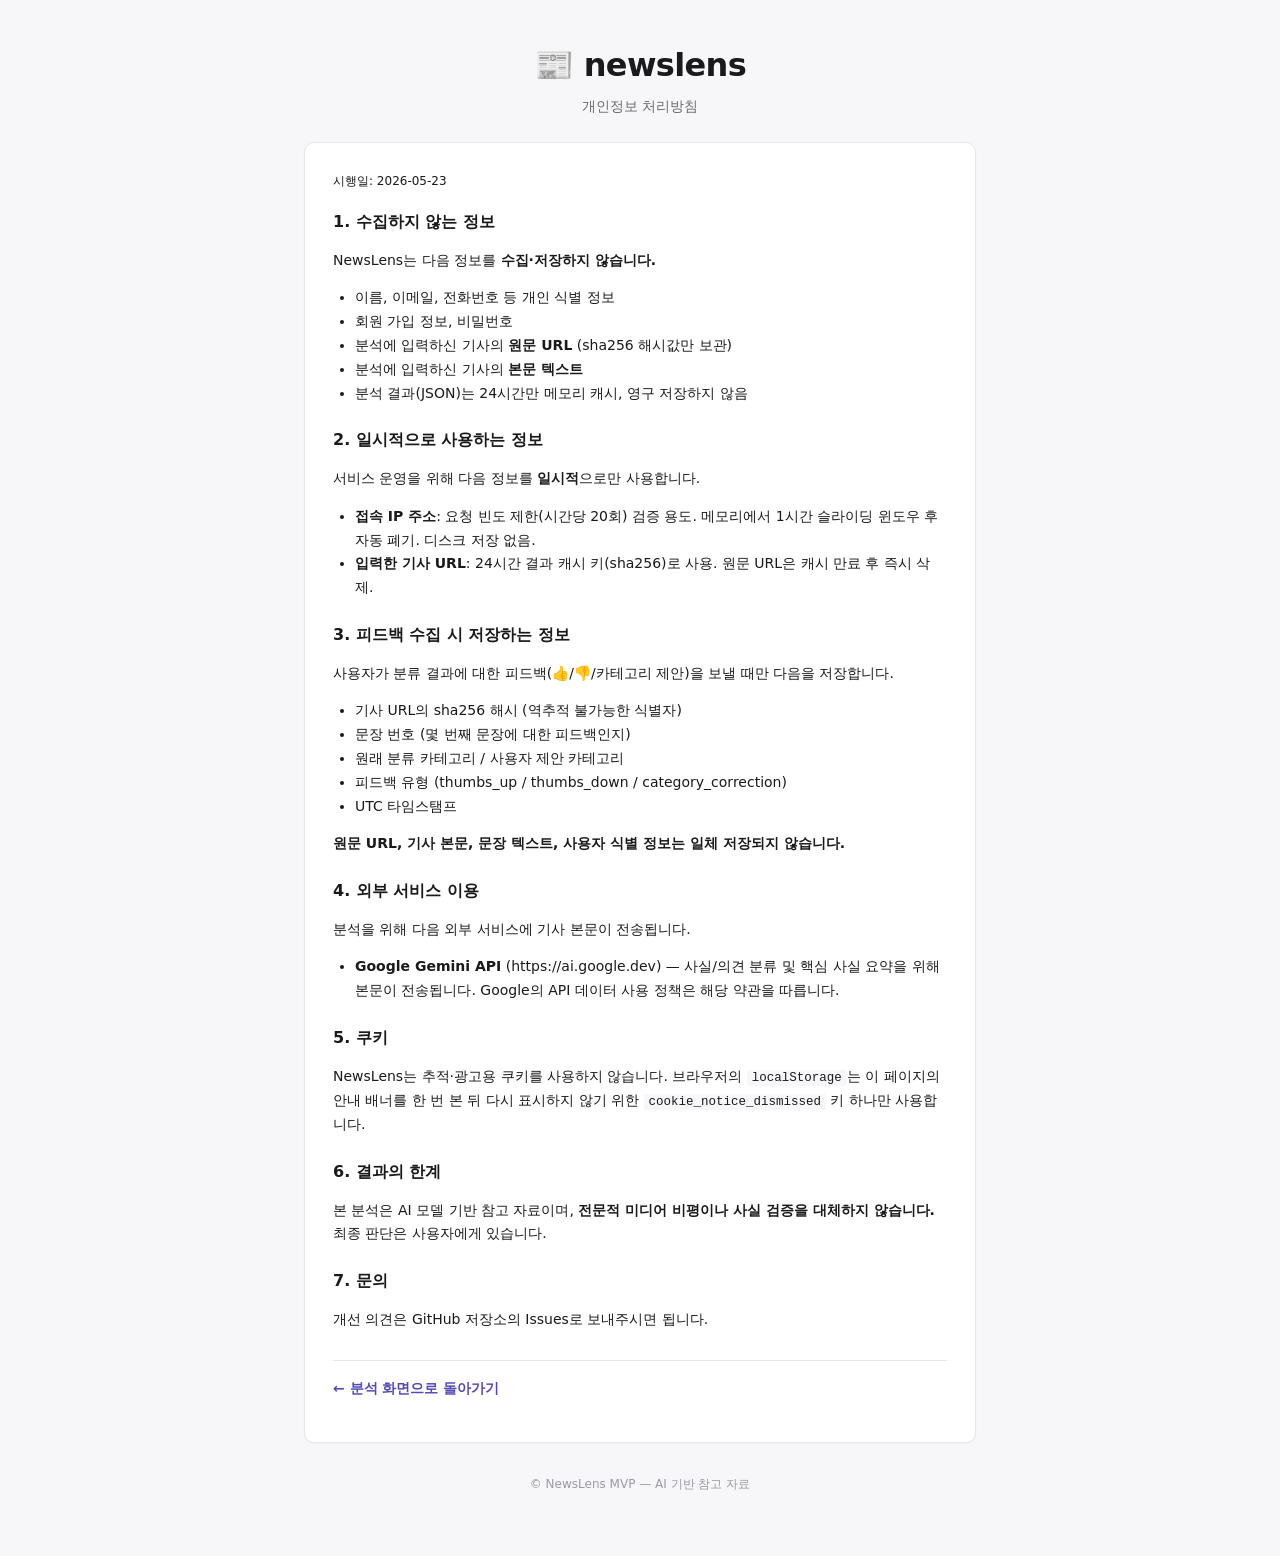
<file: frontend/privacy.html>
<!DOCTYPE html>
<html lang="ko">
<head>
  <meta charset="UTF-8" />
  <meta name="viewport" content="width=device-width, initial-scale=1.0" />
  <title>newslens — 개인정보 처리방침</title>
  <link rel="stylesheet" href="./style.css" />
</head>
<body>
  <main class="container">
    <header class="site-header">
      <h1 class="logo"><a href="./index.html" style="text-decoration:none;color:inherit">📰 newslens</a></h1>
      <p class="tagline">개인정보 처리방침</p>
    </header>

    <article class="card legal-page">
      <p class="legal-effective">시행일: 2026-05-23</p>

      <h2>1. 수집하지 않는 정보</h2>
      <p>NewsLens는 다음 정보를 <strong>수집·저장하지 않습니다.</strong></p>
      <ul>
        <li>이름, 이메일, 전화번호 등 개인 식별 정보</li>
        <li>회원 가입 정보, 비밀번호</li>
        <li>분석에 입력하신 기사의 <strong>원문 URL</strong> (sha256 해시값만 보관)</li>
        <li>분석에 입력하신 기사의 <strong>본문 텍스트</strong></li>
        <li>분석 결과(JSON)는 24시간만 메모리 캐시, 영구 저장하지 않음</li>
      </ul>

      <h2>2. 일시적으로 사용하는 정보</h2>
      <p>서비스 운영을 위해 다음 정보를 <strong>일시적</strong>으로만 사용합니다.</p>
      <ul>
        <li><strong>접속 IP 주소</strong>: 요청 빈도 제한(시간당 20회) 검증 용도. 메모리에서 1시간 슬라이딩 윈도우 후 자동 폐기. 디스크 저장 없음.</li>
        <li><strong>입력한 기사 URL</strong>: 24시간 결과 캐시 키(sha256)로 사용. 원문 URL은 캐시 만료 후 즉시 삭제.</li>
      </ul>

      <h2>3. 피드백 수집 시 저장하는 정보</h2>
      <p>사용자가 분류 결과에 대한 피드백(👍/👎/카테고리 제안)을 보낼 때만 다음을 저장합니다.</p>
      <ul>
        <li>기사 URL의 sha256 해시 (역추적 불가능한 식별자)</li>
        <li>문장 번호 (몇 번째 문장에 대한 피드백인지)</li>
        <li>원래 분류 카테고리 / 사용자 제안 카테고리</li>
        <li>피드백 유형 (thumbs_up / thumbs_down / category_correction)</li>
        <li>UTC 타임스탬프</li>
      </ul>
      <p><strong>원문 URL, 기사 본문, 문장 텍스트, 사용자 식별 정보는 일체 저장되지 않습니다.</strong></p>

      <h2>4. 외부 서비스 이용</h2>
      <p>분석을 위해 다음 외부 서비스에 기사 본문이 전송됩니다.</p>
      <ul>
        <li><strong>Google Gemini API</strong> (https://ai.google.dev) — 사실/의견 분류 및 핵심 사실 요약을 위해 본문이 전송됩니다. Google의 API 데이터 사용 정책은 해당 약관을 따릅니다.</li>
      </ul>

      <h2>5. 쿠키</h2>
      <p>NewsLens는 추적·광고용 쿠키를 사용하지 않습니다. 브라우저의 <code>localStorage</code>는 이 페이지의 안내 배너를 한 번 본 뒤 다시 표시하지 않기 위한 <code>cookie_notice_dismissed</code> 키 하나만 사용합니다.</p>

      <h2>6. 결과의 한계</h2>
      <p>본 분석은 AI 모델 기반 참고 자료이며, <strong>전문적 미디어 비평이나 사실 검증을 대체하지 않습니다.</strong> 최종 판단은 사용자에게 있습니다.</p>

      <h2>7. 문의</h2>
      <p>개선 의견은 GitHub 저장소의 Issues로 보내주시면 됩니다.</p>

      <p class="legal-back"><a href="./index.html">← 분석 화면으로 돌아가기</a></p>
    </article>

    <footer class="site-footer">
      <p class="disclaimer">© NewsLens MVP — AI 기반 참고 자료</p>
    </footer>
  </main>
</body>
</html>
</file>
<file: frontend/style.css>
/* newslens — Day 6 모바일 퍼스트 / 보라 액센트 중립 컬러 */

:root {
  --color-bg: #f7f7f9;
  --color-surface: #ffffff;
  --color-text: #1a1a1a;
  --color-muted: #6b6b6b;
  --color-subtle: #9a9aa3;
  --color-border: #e6e6ea;
  --color-border-strong: #d4d4dc;

  --color-accent: #534ab7;
  --color-accent-hover: #443c9e;
  --color-accent-soft: #f0eef9;

  --color-fact: #2563eb;     /* blue */
  --color-claim: #0891b2;    /* cyan */
  --color-opinion: #ea580c;  /* orange */
  --color-framing: #1f2937;  /* near-black */

  --color-error: #c43030;
  --color-error-bg: #fdecec;
  --color-success: #15803d;

  --radius: 10px;
  --radius-sm: 6px;
  --shadow-sm: 0 1px 2px rgba(15, 15, 30, 0.04);
  --shadow-md: 0 4px 16px rgba(15, 15, 30, 0.06);

  --touch-min: 44px;
}

* {
  box-sizing: border-box;
}

html, body {
  margin: 0;
  padding: 0;
  font-family: -apple-system, BlinkMacSystemFont, "Segoe UI", "Apple SD Gothic Neo",
    "Malgun Gothic", "Noto Sans KR", system-ui, sans-serif;
  color: var(--color-text);
  background: var(--color-bg);
  font-size: 16px;
  line-height: 1.6;
  -webkit-font-smoothing: antialiased;
}

/* =========================================================================
   Layout
   ========================================================================= */
.container {
  max-width: 720px;
  margin: 0 auto;
  padding: 24px 16px 64px;
}

.site-header {
  text-align: center;
  margin-bottom: 24px;
}

.logo {
  margin: 0 0 4px;
  font-size: 28px;
  font-weight: 700;
  letter-spacing: -0.02em;
}

.tagline {
  margin: 0;
  color: var(--color-muted);
  font-size: 14px;
}

.card {
  background: var(--color-surface);
  border: 1px solid var(--color-border);
  border-radius: var(--radius);
  padding: 20px;
  box-shadow: var(--shadow-sm);
  margin-bottom: 16px;
}

.card-heading {
  margin: 0 0 14px;
  font-size: 17px;
  font-weight: 600;
}

.hidden {
  display: none !important;
}

/* =========================================================================
   Landing page (frontend/index.html) — 에디토리얼 톤. 분석 페이지와 분리.
   namespace: .landing-*
   ========================================================================= */
.landing-body {
  font-family: "Pretendard", -apple-system, BlinkMacSystemFont, "Segoe UI",
    "Apple SD Gothic Neo", "Malgun Gothic", "Noto Sans KR", system-ui, sans-serif;
  color: #1a1a1a;
  background-color: #fafaf7;
  /* 미묘한 종이 질감 — SVG noise를 base64로 인라인 (외부 요청 X) */
  background-image:
    url("data:image/svg+xml;utf8,%3Csvg xmlns='http://www.w3.org/2000/svg' width='240' height='240'%3E%3Cfilter id='n'%3E%3CfeTurbulence type='fractalNoise' baseFrequency='0.85' numOctaves='2' stitchTiles='stitch'/%3E%3CfeColorMatrix values='0 0 0 0 0 0 0 0 0 0 0 0 0 0 0 0 0 0 0.06 0'/%3E%3C/filter%3E%3Crect width='100%25' height='100%25' filter='url(%23n)'/%3E%3C/svg%3E");
  font-size: 17px;
  line-height: 1.7;
  letter-spacing: -0.005em;
  -webkit-font-smoothing: antialiased;
  -moz-osx-font-smoothing: grayscale;
  margin: 0;
  padding: 0;
  position: relative;
  min-height: 100vh;
}

/* 우상단 옅은 색감 wash — accent 컬러 6%, 자연스러운 fade */
.landing-body::before {
  content: "";
  position: fixed;
  top: -200px;
  right: -200px;
  width: 720px;
  height: 720px;
  background: radial-gradient(circle at center, rgba(83,74,183,0.10) 0%, rgba(83,74,183,0.04) 35%, transparent 70%);
  pointer-events: none;
  z-index: 0;
}
/* 좌하단도 매우 옅은 wash — 균형용. 따뜻한 톤 */
.landing-body::after {
  content: "";
  position: fixed;
  bottom: -300px;
  left: -200px;
  width: 600px;
  height: 600px;
  background: radial-gradient(circle at center, rgba(217,119,6,0.06) 0%, transparent 65%);
  pointer-events: none;
  z-index: 0;
}
/* nav / main / footer가 wash 위에 오도록 */
.landing-nav,
.landing-main,
.landing-footer {
  position: relative;
  z-index: 1;
}

/* Top nav */
.landing-nav {
  max-width: 720px;
  margin: 0 auto;
  padding: 22px 24px;
  display: flex;
  justify-content: space-between;
  align-items: center;
}
.landing-brand {
  font-size: 16px;
  font-weight: 600;
  text-decoration: none;
  color: #0d0d0d;
  letter-spacing: -0.015em;
}
.landing-brand:hover { color: var(--color-accent); }
.landing-nav-right { display: flex; align-items: center; gap: 16px; }
.landing-nav-cta {
  font-size: 14px;
  color: #0d0d0d;
  text-decoration: none;
  padding: 7px 16px;
  border: 1px solid #d8d8df;
  border-radius: 999px;
  transition: border-color 0.15s, background 0.15s, color 0.15s;
}
.landing-nav-cta:hover {
  border-color: #0d0d0d;
  background: #0d0d0d;
  color: #fff;
}

/* Main column */
.landing-main {
  max-width: 680px;
  margin: 0 auto;
  padding: 0 24px 80px;
}

/* Hero — 좌측 정렬, 큰 타이포 */
.landing-hero {
  padding: 72px 0 56px;
}
.landing-eyebrow {
  margin: 0 0 20px;
  font-size: 12.5px;
  font-weight: 600;
  color: var(--color-muted);
  letter-spacing: 0.08em;
  text-transform: uppercase;
}
.landing-headline {
  margin: 0 0 26px;
  font-size: 42px;
  font-weight: 700;
  line-height: 1.22;
  letter-spacing: -0.03em;
  color: #0a0a0a;
}
/* 핵심 단어 highlighter — 차분한 보라 (기본) */
.landing-hl,
.landing-hl-fact,
.landing-hl-opinion {
  position: relative;
  display: inline-block;
  white-space: nowrap;
}
.landing-hl::after,
.landing-hl-fact::after,
.landing-hl-opinion::after {
  content: "";
  position: absolute;
  left: -2px;
  right: -2px;
  bottom: 0.06em;
  height: 0.32em;
  z-index: -1;
  border-radius: 2px;
}
.landing-hl::after { background: rgba(83,74,183,0.18); }
/* 카피와 제품 컬러를 일치 — "사실"은 파랑, "의견"은 오렌지. 분석 결과 화면 컬러와 동일. */
.landing-hl-fact    { color: #1e40af; }
.landing-hl-fact::after    { background: rgba(37,99,235,0.20); }
.landing-hl-opinion { color: #9a3412; }
.landing-hl-opinion::after { background: rgba(234,88,12,0.22); }
.landing-lede {
  margin: 0 0 36px;
  font-size: 18px;
  line-height: 1.65;
  color: #3d3d3d;
  max-width: 560px;
}
.landing-cta-row {
  margin: 0;
  display: flex;
  align-items: center;
  gap: 24px;
  flex-wrap: wrap;
}
.landing-cta-row-center {
  justify-content: center;
}
.landing-cta-primary {
  display: inline-block;
  padding: 12px 22px;
  background: #0d0d0d;
  color: #fff;
  font-size: 15px;
  font-weight: 500;
  text-decoration: none;
  border-radius: 6px;
  transition: background 0.18s;
  letter-spacing: -0.005em;
}
.landing-cta-primary:hover {
  background: var(--color-accent);
}
.landing-cta-link {
  font-size: 14px;
  color: var(--color-muted);
  text-decoration: none;
  border-bottom: 1px solid #d8d8df;
  padding-bottom: 2px;
  transition: color 0.15s, border-color 0.15s;
}
.landing-cta-link:hover {
  color: #0d0d0d;
  border-color: #0d0d0d;
}

/* Section dividers + headings */
.landing-rule {
  border: none;
  border-top: 1px solid #ebebef;
  margin: 64px 0;
}
.landing-section {
  margin-bottom: 64px;
}
.landing-h2 {
  margin: 0 0 22px;
  font-size: 22px;
  font-weight: 700;
  letter-spacing: -0.02em;
  color: #0a0a0a;
}
.landing-prose {
  margin: 0 0 18px;
  font-size: 16.5px;
  line-height: 1.78;
  color: #232323;
}
.landing-prose em {
  font-style: normal;
  background: #f5f4ef;
  padding: 1px 5px;
  border-radius: 3px;
  color: #4a4a4a;
  font-size: 0.95em;
}
.landing-prose-quiet {
  margin-top: 22px;
  font-size: 15px;
  color: #4a4a4a;
  border-top: 1px solid #ebebef;
  padding-top: 22px;
}
.landing-prose:last-child { margin-bottom: 0; }

/* 정의 리스트 — 4 카테고리 */
.landing-defs {
  margin: 28px 0;
  padding: 0;
}
.landing-defs dt {
  margin: 22px 0 6px;
  font-size: 16px;
  display: flex;
  align-items: baseline;
  gap: 10px;
  flex-wrap: wrap;
}
.landing-defs dt:first-child { margin-top: 0; }
.landing-def-num {
  font-size: 12px;
  font-weight: 600;
  color: var(--color-subtle);
  font-variant-numeric: tabular-nums;
  letter-spacing: 0.04em;
}
.landing-def-name {
  font-weight: 700;
  color: #0a0a0a;
}
.landing-def-tag {
  font-size: 10.5px;
  font-weight: 600;
  padding: 1px 7px;
  border-radius: 3px;
  background: #f0eef9;
  color: var(--color-accent);
  letter-spacing: 0.05em;
  font-family: ui-monospace, "SF Mono", Consolas, monospace;
}
/* 분석 페이지의 카테고리 컬러와 통일 — 시각적 연결고리 */
.landing-def-tag[data-cat="FACT"]    { background: rgba(37,99,235,.10); color: var(--color-fact); }
.landing-def-tag[data-cat="CLAIM"]   { background: rgba(8,145,178,.10); color: var(--color-claim); }
.landing-def-tag[data-cat="OPINION"] { background: rgba(234,88,12,.10); color: var(--color-opinion); }
.landing-def-tag[data-cat="FRAMING"] { background: rgba(31,41,55,.10); color: var(--color-framing); }
.landing-defs dd {
  margin: 0 0 0 38px;
  font-size: 15px;
  color: #4a4a4a;
  line-height: 1.65;
}

/* Live example */
.landing-example {
  margin: 36px 0 0;
  padding: 28px 28px 24px;
  background: #ffffff;
  border: 1px solid #e8e8eb;
  border-radius: 8px;
  box-shadow: 0 1px 3px rgba(15,15,30,.03);
  position: relative;
}
.landing-example::before {
  content: "“";
  position: absolute;
  top: 6px;
  left: 14px;
  font-size: 48px;
  line-height: 1;
  color: #d8d8df;
  font-family: Georgia, serif;
  font-weight: 400;
  pointer-events: none;
}
.landing-example-quote {
  margin: 0;
  padding: 0 0 0 24px;
  font-size: 17px;
  line-height: 1.75;
  color: #1a1a1a;
  font-weight: 500;
  border: none;
  font-style: normal;
}
.landing-example-cap {
  margin: 8px 0 22px;
  padding-left: 24px;
  font-size: 12px;
  color: var(--color-subtle);
  letter-spacing: 0.02em;
}
.landing-example-analysis p {
  margin: 0 0 12px;
  padding-left: 14px;
  border-left: 2px solid #d4d4dc;
  font-size: 14.5px;
  line-height: 1.7;
  color: #3d3d3d;
}
.landing-example-analysis p:last-child { margin-bottom: 0; }
.landing-marker {
  display: inline-block;
  font-size: 10.5px;
  font-weight: 600;
  padding: 1px 7px;
  border-radius: 3px;
  margin-right: 6px;
  vertical-align: 1px;
  background: rgba(31,41,55,.08);
  color: var(--color-framing);
  letter-spacing: 0.04em;
}

/* 약속 리스트 */
.landing-promises {
  margin: 0;
  padding: 0;
  list-style: none;
}
.landing-promises li {
  position: relative;
  padding: 14px 0 14px 24px;
  font-size: 16px;
  color: #232323;
  border-top: 1px solid #ebebef;
}
.landing-promises li:last-child { border-bottom: 1px solid #ebebef; }
.landing-promises li::before {
  content: "—";
  position: absolute;
  left: 0;
  top: 14px;
  color: var(--color-subtle);
}

/* 끝 CTA 섹션 */
.landing-section-cta {
  text-align: center;
  padding: 56px 0 24px;
}
.landing-h2-cta {
  margin: 0 0 30px;
  font-size: 26px;
  font-weight: 700;
  letter-spacing: -0.025em;
  color: #0a0a0a;
  line-height: 1.3;
}

/* Footer */
.landing-footer {
  max-width: 720px;
  margin: 0 auto;
  padding: 32px 24px 56px;
  border-top: 1px solid #ebebef;
  text-align: center;
}
.landing-footer-brand {
  margin: 0 0 4px;
  font-size: 14px;
  font-weight: 600;
  color: #0d0d0d;
}
.landing-footer-meta {
  margin: 0 0 14px;
  font-size: 12.5px;
  color: var(--color-subtle);
}
.landing-footer-links {
  margin: 0;
  font-size: 12.5px;
  color: var(--color-subtle);
}
.landing-footer-links a {
  color: var(--color-muted);
  text-decoration: none;
  padding: 0 4px;
}
.landing-footer-links a:hover {
  color: #0d0d0d;
  text-decoration: underline;
}
.landing-footer-links span { margin: 0 3px; }

/* Mobile */
@media (max-width: 640px) {
  .landing-nav { padding: 18px 20px; }
  .landing-main { padding: 0 20px 56px; }
  .landing-hero { padding: 44px 0 36px; }
  .landing-headline { font-size: 30px; letter-spacing: -0.025em; }
  .landing-lede { font-size: 16px; }
  .landing-rule { margin: 44px 0; }
  .landing-section { margin-bottom: 44px; }
  .landing-h2 { font-size: 19px; }
  .landing-h2-cta { font-size: 21px; }
  .landing-prose { font-size: 16px; }
  .landing-defs dd {
    margin-left: 0;
    padding: 0 0 6px 38px;
  }
  .landing-example { padding: 18px 20px; }
  .landing-example-quote { font-size: 15.5px; }
  .landing-section-cta { padding: 40px 0 16px; }
  .landing-footer { padding: 28px 20px 44px; }
}

/* 분석 페이지(analyze.html) 헤더의 홈 링크 */
.site-header-link {
  text-decoration: none;
  color: inherit;
  display: inline-block;
}
.site-header-link .logo {
  transition: color 0.15s;
}
.site-header-link:hover .logo {
  color: var(--color-accent);
}

/* =========================================================================
   Forms
   ========================================================================= */
.url-row {
  display: flex;
  gap: 8px;
}

input[type="url"],
input[type="text"],
textarea {
  width: 100%;
  padding: 12px 14px;
  border: 1px solid var(--color-border-strong);
  border-radius: var(--radius-sm);
  font-size: 16px; /* iOS 자동 줌 방지: 16px 이상 */
  font-family: inherit;
  background: var(--color-surface);
  color: var(--color-text);
  min-height: var(--touch-min);
}

input:focus,
textarea:focus {
  outline: 2px solid var(--color-accent);
  outline-offset: -1px;
  border-color: transparent;
}

textarea {
  resize: vertical;
  min-height: 140px;
  line-height: 1.55;
}

.primary-btn,
.secondary-btn {
  padding: 12px 20px;
  border: none;
  border-radius: var(--radius-sm);
  font-size: 15px;
  font-weight: 600;
  font-family: inherit;
  cursor: pointer;
  white-space: nowrap;
  min-height: var(--touch-min);
  transition: background 0.15s, border-color 0.15s;
}

.primary-btn {
  background: var(--color-accent);
  color: white;
}
.primary-btn:hover:not(:disabled) { background: var(--color-accent-hover); }
.primary-btn:disabled {
  background: #b8b3d9;
  cursor: not-allowed;
}

.secondary-btn {
  background: transparent;
  color: var(--color-accent);
  border: 1px solid var(--color-border-strong);
}
.secondary-btn:hover { border-color: var(--color-accent); background: var(--color-accent-soft); }

.text-fallback {
  margin-top: 14px;
}
.text-fallback summary {
  cursor: pointer;
  color: var(--color-accent);
  font-size: 14px;
  user-select: none;
  padding: 6px 0;
}
.text-fallback summary:hover { color: var(--color-accent-hover); }
.text-fallback textarea { margin-top: 10px; }
.text-fallback input[type="text"] { margin-top: 8px; }

.categories-hint {
  margin: 16px 0 0;
  padding-top: 14px;
  border-top: 1px solid var(--color-border);
  font-size: 13px;
  color: var(--color-muted);
}
.categories-hint strong { color: var(--color-text); font-weight: 600; }
.hint-extra { color: var(--color-subtle); display: block; margin-top: 2px; font-size: 12px; }

/* =========================================================================
   Loading card
   ========================================================================= */
.loading-card {
  text-align: center;
  padding: 32px 20px;
}

.loading-title {
  margin: 18px 0 24px;
  font-size: 18px;
  font-weight: 600;
}

.spinner {
  width: 40px;
  height: 40px;
  margin: 0 auto;
  border: 3px solid var(--color-accent-soft);
  border-top-color: var(--color-accent);
  border-radius: 50%;
  animation: spin 0.9s linear infinite;
}

@keyframes spin {
  to { transform: rotate(360deg); }
}

.loading-steps {
  list-style: none;
  padding: 0;
  margin: 0 auto;
  max-width: 280px;
  text-align: left;
}

.loading-steps li {
  display: flex;
  align-items: center;
  gap: 10px;
  padding: 6px 0;
  font-size: 14px;
  color: var(--color-subtle);
  transition: color 0.2s;
}

.step-icon {
  width: 14px;
  height: 14px;
  border-radius: 50%;
  border: 2px solid var(--color-border-strong);
  flex-shrink: 0;
  background: var(--color-surface);
}

.loading-steps li[data-state="active"] {
  color: var(--color-accent);
  font-weight: 600;
}
.loading-steps li[data-state="active"] .step-icon {
  border-color: var(--color-accent);
  background: var(--color-accent);
  box-shadow: 0 0 0 3px var(--color-accent-soft);
  animation: pulse 1.2s ease-in-out infinite;
}

.loading-steps li[data-state="done"] {
  color: var(--color-success);
}
.loading-steps li[data-state="done"] .step-icon {
  background: var(--color-success);
  border-color: var(--color-success);
}
.loading-steps li[data-state="done"] .step-icon::after {
  content: "";
  display: block;
  width: 4px;
  height: 8px;
  border: solid white;
  border-width: 0 2px 2px 0;
  transform: rotate(45deg);
  margin: 0 auto;
  margin-top: -1px;
}

@keyframes pulse {
  0%, 100% { transform: scale(1); }
  50% { transform: scale(1.15); }
}

.loading-note {
  margin: 22px 0 0;
  font-size: 12px;
  color: var(--color-subtle);
}

/* =========================================================================
   Error card
   ========================================================================= */
.error-card {
  background: var(--color-error-bg);
  border-color: #f5c2c2;
  text-align: center;
}
.error-card p {
  margin: 0 0 14px;
  color: var(--color-error);
  font-size: 14px;
  line-height: 1.5;
}

/* =========================================================================
   Result card — PRD §3, §9.2 (Day 7~8 정식)
   ========================================================================= */

/* 헤더 */
.result-header {
  display: flex;
  align-items: flex-start;
  justify-content: space-between;
  gap: 12px;
  margin-bottom: 6px;
}
.result-title {
  margin: 0;
  font-size: 19px;
  line-height: 1.4;
  font-weight: 700;
  flex: 1;
}
.cached-badge {
  flex-shrink: 0;
  font-size: 11px;
  font-weight: 600;
  padding: 4px 8px;
  background: var(--color-accent-soft);
  color: var(--color-accent);
  border-radius: 4px;
  white-space: nowrap;
}

/* 메타 라인 */
.result-meta {
  margin: 0 0 18px;
  color: var(--color-muted);
  font-size: 13px;
}
.result-meta span:not(:empty) + span:not(:empty)::before {
  content: " · ";
  color: var(--color-subtle);
}

/* 사실 비율 바 */
.ratio-bar {
  display: flex;
  height: 8px;
  border-radius: 4px;
  overflow: hidden;
  background: var(--color-border);
  margin-bottom: 8px;
}
.ratio-segment {
  height: 100%;
  transition: width 0.4s ease;
}
.ratio-fact    { background: var(--color-fact); }
.ratio-claim   { background: var(--color-claim); }
.ratio-opinion { background: var(--color-opinion); }
.ratio-framing { background: var(--color-framing); }

.ratio-legend {
  display: flex;
  flex-wrap: wrap;
  gap: 12px;
  margin-bottom: 18px;
  font-size: 12px;
  color: var(--color-muted);
}
.legend-item { display: inline-flex; align-items: center; gap: 5px; }
.legend-dot {
  width: 8px;
  height: 8px;
  border-radius: 50%;
  display: inline-block;
}
.legend-fact    { background: var(--color-fact); }
.legend-claim   { background: var(--color-claim); }
.legend-opinion { background: var(--color-opinion); }
.legend-framing { background: var(--color-framing); }
.ratio-legend strong { color: var(--color-text); font-weight: 700; margin-left: 2px; }

/* 핵심 사실 카드 (항상 표시 — 캐주얼 사용자 가치) */
.fact-digest {
  background: var(--color-accent-soft);
  border-left: 3px solid var(--color-accent);
  border-radius: var(--radius-sm);
  padding: 14px 16px;
  margin-bottom: 22px;
}
.fact-digest-title {
  margin: 0 0 10px;
  font-size: 14px;
  font-weight: 700;
  color: var(--color-accent);
}
.fact-digest ul {
  margin: 0;
  padding-left: 18px;
  font-size: 14px;
  line-height: 1.65;
}
.fact-digest li { margin-bottom: 6px; }
.fact-digest li:last-child { margin-bottom: 0; }
.fact-digest.hidden { display: none; }

/* 빠진 관점 카드 (PRD §2 기능 B) — Fact Digest 아래에 비동기 채워짐 */
.perspectives-block {
  background: #fff8f0;  /* 살짝 따뜻한 톤 — fact-digest(보라)와 구분 */
  border-left: 3px solid #d97706;  /* amber */
  border-radius: var(--radius-sm);
  padding: 14px 16px;
  margin-bottom: 22px;
}
.perspectives-block.hidden { display: none; }
.perspectives-title {
  margin: 0 0 10px;
  font-size: 14px;
  font-weight: 700;
  color: #92400e;
}
.perspectives-status {
  display: flex;
  align-items: center;
  gap: 8px;
  font-size: 13px;
  color: var(--color-muted);
}
.perspectives-status.hidden { display: none; }
.perspectives-spinner {
  width: 12px;
  height: 12px;
  border: 2px solid #f5d4a8;
  border-top-color: #d97706;
  border-radius: 50%;
  animation: spin 0.9s linear infinite;
  flex-shrink: 0;
}
.perspectives-topic {
  margin: 0 0 10px;
  font-size: 13px;
  color: var(--color-muted);
  font-style: italic;
  line-height: 1.5;
}
.perspectives-topic.hidden { display: none; }
.perspectives-list {
  margin: 0;
  padding: 0;
  list-style: none;
}
.perspectives-list li {
  padding: 10px 0;
  border-top: 1px dashed #f0d4a8;
  font-size: 14px;
  line-height: 1.6;
}
.perspectives-list li:first-child {
  border-top: none;
  padding-top: 0;
}
.perspectives-list li:last-child {
  padding-bottom: 0;
}
.persp-type-badge {
  display: inline-block;
  font-size: 11px;
  font-weight: 700;
  padding: 2px 7px;
  border-radius: 3px;
  margin-right: 6px;
  vertical-align: middle;
}
.persp-type-MISSING_FACT      { background: rgba(37,99,235,.12); color: var(--color-fact); }
.persp-type-MISSING_VIEWPOINT { background: rgba(8,145,178,.12); color: var(--color-claim); }
.persp-type-DIFFERENT_FRAMING { background: rgba(234,88,12,.12); color: var(--color-opinion); }
.persp-description {
  color: var(--color-text);
}
.persp-source {
  display: block;
  margin-top: 4px;
  font-size: 12px;
  color: var(--color-muted);
}
.persp-source a {
  color: var(--color-accent);
  text-decoration: none;
}
.persp-source a:hover { text-decoration: underline; }
.perspectives-empty {
  margin: 4px 0 0;
  font-size: 13px;
  color: var(--color-subtle);
  line-height: 1.5;
}
.perspectives-empty.hidden { display: none; }

/* 읽기/분석 토글 (PRD §9.2) */
.mode-toggle {
  display: inline-flex;
  background: var(--color-bg);
  border: 1px solid var(--color-border);
  border-radius: 999px;
  padding: 3px;
  margin-bottom: 14px;
}
.mode-btn {
  appearance: none;
  background: transparent;
  border: none;
  padding: 7px 18px;
  font-size: 13px;
  font-weight: 600;
  font-family: inherit;
  color: var(--color-muted);
  cursor: pointer;
  border-radius: 999px;
  min-height: 32px;
  transition: background 0.15s, color 0.15s;
}
.mode-btn.active {
  background: var(--color-surface);
  color: var(--color-accent);
  box-shadow: 0 1px 3px rgba(0, 0, 0, 0.08);
}

.analyze-hint {
  margin: 0 0 12px;
  padding: 10px 12px;
  background: #fff8e6;
  border-left: 3px solid #f0b429;
  border-radius: var(--radius-sm);
  font-size: 12px;
  color: #6b5400;
  line-height: 1.5;
}
.analyze-hint.hidden { display: none; }

/* notices 배너 (오피니언/significant=0 등 백엔드가 보내는 안내) */
.notices-block {
  margin-bottom: 18px;
  display: flex;
  flex-direction: column;
  gap: 8px;
}
.notices-block.hidden { display: none; }
.notice {
  padding: 10px 12px;
  background: #eef4fb;
  border-left: 3px solid #2563eb;
  border-radius: var(--radius-sm);
  font-size: 13px;
  color: #1e3a5f;
  line-height: 1.55;
}
.notice-opinion {
  background: #fff3eb;
  border-left-color: var(--color-opinion);
  color: #7a3a0c;
}

/* 기사 본문 (읽기·분석 공통 컨테이너) */
.article-body {
  font-size: 16px;
  line-height: 1.8;
  color: var(--color-text);
  margin-bottom: 18px;
  padding-left: 18px; /* 마진점 공간 */
}
.article-body .sentence {
  margin: 0 0 12px;
  position: relative;
}
.article-body .sentence:last-child { margin-bottom: 0; }

/* 분석 모드일 때만 significant=true 문장에 마진점 (PRD §9.2: 6px) */
.article-body[data-mode="analyze"] .sentence[data-significant="true"] {
  cursor: pointer;
}
.article-body[data-mode="analyze"] .sentence[data-significant="true"]::before {
  content: "";
  position: absolute;
  left: -18px;
  top: 0.55em;
  width: 6px;
  height: 6px;
  border-radius: 50%;
  background: var(--color-accent);
}
/* 카테고리별 마진점 색 */
.article-body[data-mode="analyze"] .sentence[data-significant="true"][data-category="CLAIM"]::before {
  background: var(--color-claim);
}
.article-body[data-mode="analyze"] .sentence[data-significant="true"][data-category="OPINION"]::before {
  background: var(--color-opinion);
}
.article-body[data-mode="analyze"] .sentence[data-significant="true"][data-category="FRAMING"]::before {
  background: var(--color-framing);
}

.article-body[data-mode="analyze"] .sentence[data-significant="true"]:hover {
  background: var(--color-bg);
  border-radius: 4px;
}
.article-body[data-mode="analyze"] .sentence.expanded {
  background: var(--color-accent-soft);
  border-radius: var(--radius-sm);
  padding: 4px 10px;
  margin-left: -10px;
}

/* 분류 이유 아코디언 */
.rationale {
  margin: 6px 0 4px;
  padding: 10px 12px;
  background: var(--color-surface);
  border: 1px solid var(--color-border);
  border-radius: var(--radius-sm);
  font-size: 13px;
  line-height: 1.55;
  color: var(--color-muted);
}
.rationale .rationale-label {
  display: inline-block;
  font-weight: 700;
  margin-right: 6px;
  padding: 2px 6px;
  border-radius: 3px;
  font-size: 11px;
}
.rationale .rationale-label[data-category="CLAIM"]   { background: rgba(8,145,178,.1); color: var(--color-claim); }
.rationale .rationale-label[data-category="OPINION"] { background: rgba(234,88,12,.1); color: var(--color-opinion); }
.rationale .rationale-label[data-category="FRAMING"] { background: rgba(31,41,55,.1); color: var(--color-framing); }
.rationale .rationale-label[data-category="FACT"]    { background: rgba(37,99,235,.1); color: var(--color-fact); }

.article-footnote {
  margin: 18px 0;
  font-size: 12px;
  color: var(--color-subtle);
  text-align: center;
}

/* 공유 행 — 결과 페이지 본문 직후, 친구 공유 동선 (런치 전략 §5) */
.share-row {
  margin: 28px 0 18px;
  padding: 18px 16px;
  background: var(--color-accent-soft);
  border-radius: var(--radius);
  text-align: center;
}
.share-prompt {
  margin: 0 0 12px;
  font-size: 14px;
  font-weight: 600;
  color: var(--color-text);
}
.share-buttons {
  display: flex;
  flex-wrap: wrap;
  justify-content: center;
  gap: 10px;
}
.share-btn {
  appearance: none;
  display: inline-flex;
  align-items: center;
  gap: 6px;
  padding: 11px 18px;
  font-size: 14px;
  font-weight: 600;
  font-family: inherit;
  border-radius: 999px;
  border: 1px solid var(--color-border-strong);
  background: var(--color-surface);
  color: var(--color-text);
  cursor: pointer;
  min-height: var(--touch-min);
  transition: background 0.15s, border-color 0.15s, color 0.15s, transform 0.05s;
}
.share-btn:hover {
  border-color: var(--color-accent);
  color: var(--color-accent);
}
.share-btn:active { transform: scale(0.97); }
.share-btn-primary {
  background: #fee500; /* 카카오 옐로 */
  border-color: #fee500;
  color: #191919;
}
.share-btn-primary:hover {
  background: #fdd835;
  border-color: #fdd835;
  color: #191919;
}
.share-btn.copied {
  background: var(--color-success);
  border-color: var(--color-success);
  color: white;
}
@media (max-width: 480px) {
  .share-buttons { flex-direction: column; }
  .share-btn { width: 100%; justify-content: center; }
}

/* 피드백 (Day 10) — rationale 아코디언 안에 들어감 */
.feedback-row {
  display: flex;
  flex-wrap: wrap;
  align-items: center;
  gap: 8px;
  margin-top: 10px;
  padding-top: 10px;
  border-top: 1px dashed var(--color-border);
  font-size: 12px;
  color: var(--color-muted);
}
.feedback-label { color: var(--color-subtle); }
.feedback-btn {
  appearance: none;
  background: transparent;
  border: 1px solid var(--color-border-strong);
  border-radius: 12px;
  padding: 3px 10px;
  font-size: 12px;
  font-family: inherit;
  color: var(--color-muted);
  cursor: pointer;
  min-height: 28px;
  transition: background 0.15s, border-color 0.15s, color 0.15s;
}
.feedback-btn:hover {
  border-color: var(--color-accent);
  color: var(--color-accent);
}
.feedback-btn.sent {
  background: var(--color-success);
  border-color: var(--color-success);
  color: white;
  cursor: default;
}
.feedback-select {
  padding: 3px 8px;
  font-size: 12px;
  border: 1px solid var(--color-border-strong);
  border-radius: 4px;
  background: var(--color-surface);
  font-family: inherit;
  color: var(--color-text);
  min-height: 28px;
}
.feedback-toast {
  position: fixed;
  left: 50%;
  bottom: 24px;
  transform: translateX(-50%);
  background: var(--color-text);
  color: white;
  padding: 10px 18px;
  border-radius: 999px;
  font-size: 13px;
  box-shadow: var(--shadow-md);
  z-index: 1000;
  opacity: 0;
  transition: opacity 0.2s, transform 0.2s;
  pointer-events: none;
}
.feedback-toast.show {
  opacity: 1;
  transform: translateX(-50%) translateY(-4px);
}

/* =========================================================================
   Footer
   ========================================================================= */
.site-footer {
  margin-top: 32px;
  text-align: center;
}
.disclaimer {
  color: var(--color-subtle);
  font-size: 12px;
  margin: 0;
  line-height: 1.5;
}
.footer-links {
  margin: 10px 0 0;
  font-size: 12px;
  color: var(--color-subtle);
}
.footer-links a {
  color: var(--color-muted);
  text-decoration: none;
  padding: 2px 4px;
}
.footer-links a:hover { color: var(--color-accent); text-decoration: underline; }
.footer-links span { margin: 0 4px; color: var(--color-border-strong); }

/* 데이터 안내 배너 (Day 14) */
.data-banner {
  position: fixed;
  bottom: 16px;
  left: 16px;
  right: 16px;
  max-width: 720px;
  margin: 0 auto;
  background: var(--color-text);
  color: white;
  padding: 14px 18px;
  border-radius: var(--radius);
  box-shadow: 0 6px 24px rgba(0, 0, 0, 0.18);
  display: flex;
  align-items: center;
  gap: 14px;
  z-index: 999;
  animation: slideUp 0.25s ease-out;
}
.data-banner.hidden { display: none; }
.data-banner-text {
  margin: 0;
  font-size: 13px;
  line-height: 1.5;
  flex: 1;
}
.data-banner-text a {
  color: #b8b3ee;
  text-decoration: underline;
}
.data-banner-text a:hover { color: white; }
.data-banner-text strong { color: white; }
.data-banner-btn {
  flex-shrink: 0;
  min-width: 64px;
  padding: 8px 14px;
}

@keyframes slideUp {
  from { transform: translateY(20px); opacity: 0; }
  to   { transform: translateY(0); opacity: 1; }
}

@media (max-width: 480px) {
  .data-banner {
    flex-direction: column;
    align-items: stretch;
    gap: 10px;
  }
  .data-banner-btn { width: 100%; }
}

/* 법적 페이지 (privacy.html) */
.legal-page h2 {
  margin: 22px 0 8px;
  font-size: 16px;
  font-weight: 700;
  color: var(--color-text);
}
.legal-page h2:first-of-type { margin-top: 8px; }
.legal-page p, .legal-page li {
  font-size: 14px;
  line-height: 1.7;
  color: var(--color-text);
}
.legal-page ul { padding-left: 22px; margin: 8px 0; }
.legal-page strong { font-weight: 700; }
.legal-page code {
  background: var(--color-bg);
  padding: 1px 5px;
  border-radius: 3px;
  font-size: 12.5px;
  font-family: ui-monospace, "SF Mono", Consolas, monospace;
}
.legal-effective {
  color: var(--color-muted);
  font-size: 12px !important;
  margin: 0 0 18px !important;
}
.legal-back {
  margin-top: 28px !important;
  padding-top: 16px;
  border-top: 1px solid var(--color-border);
}
.legal-back a { color: var(--color-accent); text-decoration: none; font-weight: 600; }

/* =========================================================================
   Responsive breakpoints
   ========================================================================= */

/* 태블릿 이상: 카드 padding 넉넉 */
@media (min-width: 768px) {
  .container { padding: 40px 24px 64px; }
  .card { padding: 28px; }
  .logo { font-size: 32px; }
}

/* 모바일 (≤ 480px): URL 입력+버튼 수직 스택 */
@media (max-width: 480px) {
  .url-row { flex-direction: column; }
  .primary-btn { width: 100%; }
  .card { padding: 18px; }
  .result-header { flex-direction: column; align-items: flex-start; }
}

/* 작은 모바일 (≤ 360px): 폰트/패딩 더 압축 */
@media (max-width: 360px) {
  .container { padding: 16px 12px 48px; }
  .card { padding: 16px; }
  .logo { font-size: 24px; }
  .card-heading { font-size: 16px; }
}

/* 다크모드 — 기본 OS 설정 따름 (옵션) */
@media (prefers-color-scheme: dark) {
  /* Day 6은 라이트만 — 다크는 v2에 별도 검토 */
}
</file>
